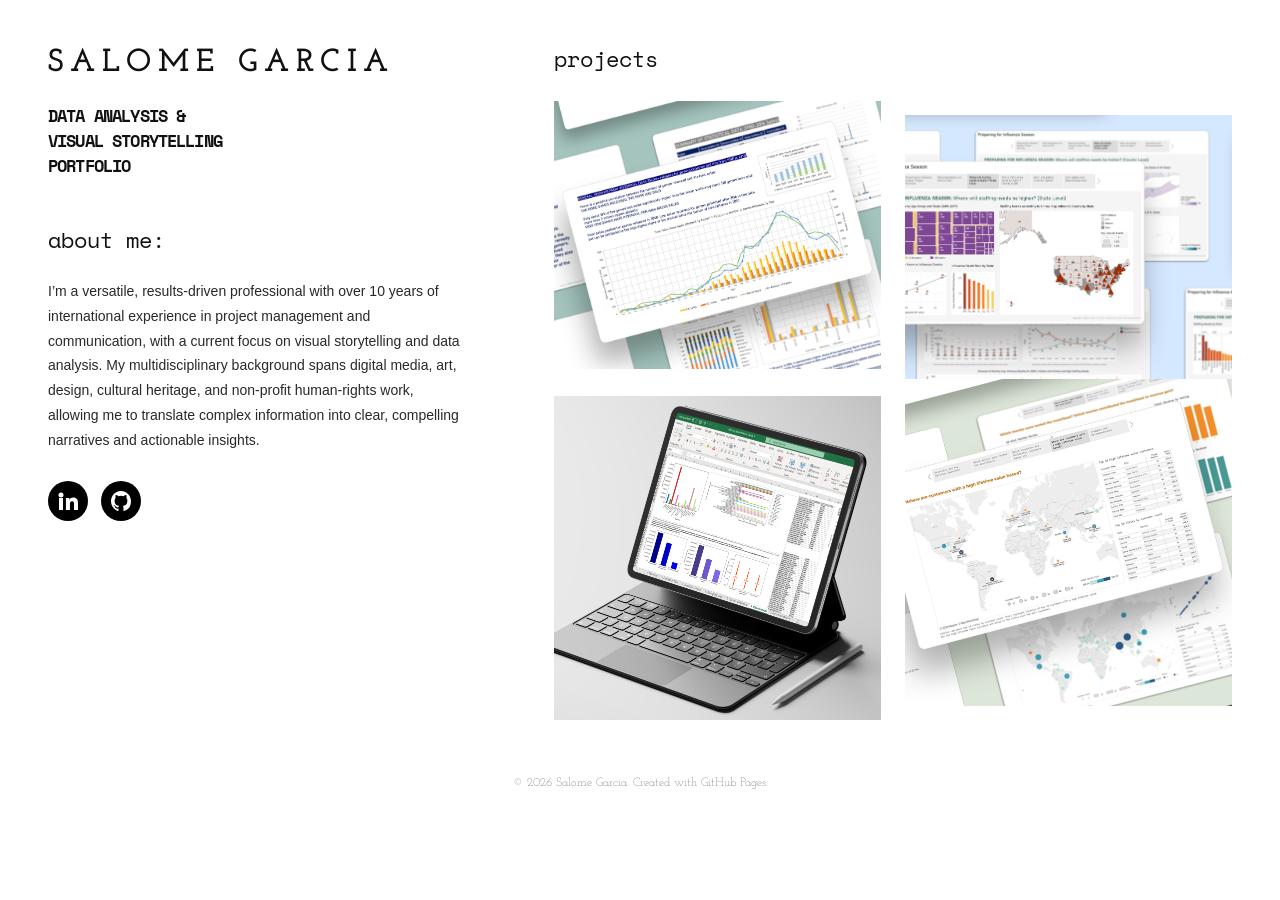
<file: index.html>
<!doctype html>
<html lang="en">
<head>
  <meta charset="utf-8">
  <meta name="viewport" content="width=device-width, initial-scale=1">

  <meta
    name="description"
    content="Salome Garcia — data analysis and visual storytelling portfolio."
  >

  <title>Salome Garcia | Data Analysis Portfolio</title>

  <link rel="preconnect" href="https://fonts.googleapis.com">
  <link rel="preconnect" href="https://fonts.gstatic.com" crossorigin>

  <link
    href="https://fonts.googleapis.com/css2?family=Josefin+Slab:wght@300;400;500;700&family=Space+Mono:wght@400;700&display=swap"
    rel="stylesheet"
  >

  <link rel="stylesheet" href="style.css">
</head>

<body>
  <main class="site-wrapper">

    <div class="portfolio-layout">

      <section class="intro-column" aria-labelledby="site-title">
        <header class="site-header">
          <h1 id="site-title">SALOME GARCIA</h1>
            <p class="tagline">
            DATA ANALYSIS &<br>
            VISUAL STORYTELLING<br>
            PORTFOLIO
          </p>

        <section class="about" aria-labelledby="about-heading">
          <h2 id="about-heading">about me:</h2>

          <p>
            I’m a versatile, results-driven professional with over 10 years of
            international experience in project management and communication,
            with a current focus on visual storytelling and data analysis. My
            multidisciplinary background spans digital media, art, design,
            cultural heritage, and non-profit human-rights work, allowing me to
            translate complex information into clear, compelling narratives and
            actionable insights.
          </p>

          <nav class="social-links" aria-label="Professional profiles">
            <a
              href="https://www.linkedin.com/in/salomegarciabacallao/"
              target="_blank"
              rel="noopener noreferrer"
              aria-label="Visit Salome Garcia on LinkedIn"
            >
              <svg viewBox="0 0 24 24" aria-hidden="true">
                <path d="M4.98 3.5a2.5 2.5 0 1 1 0 5 2.5 2.5 0 0 1 0-5ZM3 9h4v12H3V9Zm6.5 0h3.8v1.64h.05c.53-1 1.82-2.05 3.75-2.05C21.1 8.59 22 11.2 22 14.6V21h-4v-5.67c0-1.35-.03-3.1-1.89-3.1-1.9 0-2.19 1.47-2.19 3V21h-4V9Z"/>
              </svg>
            </a>

            <a
              href="https://github.com/msalomegarcia"
              target="_blank"
              rel="noopener noreferrer"
              aria-label="Visit Salome Garcia on GitHub"
            >
              <svg viewBox="0 0 24 24" aria-hidden="true">
                <path d="M12 2C6.48 2 2 6.58 2 12.23c0 4.52 2.87 8.35 6.84 9.7.5.1.68-.22.68-.49 0-.24-.01-1.04-.01-1.89-2.78.62-3.37-1.21-3.37-1.21-.45-1.19-1.11-1.51-1.11-1.51-.91-.64.07-.63.07-.63 1 .08 1.53 1.06 1.53 1.06.9 1.57 2.35 1.12 2.92.85.09-.67.35-1.12.64-1.38-2.22-.26-4.56-1.15-4.56-5.1 0-1.13.39-2.05 1.03-2.78-.1-.26-.45-1.32.1-2.76 0 0 .84-.28 2.75 1.06a9.32 9.32 0 0 1 5 0c1.9-1.34 2.74-1.06 2.74-1.06.55 1.44.2 2.5.1 2.76.65.73 1.03 1.65 1.03 2.78 0 3.96-2.35 4.83-4.58 5.08.36.33.68.96.68 1.94 0 1.4-.01 2.52-.01 2.86 0 .27.18.6.69.49A10.24 10.24 0 0 0 22 12.23C22 6.58 17.52 2 12 2Z"/>
              </svg>
            </a>
          </nav>
        </section>
      </section>

      <section class="projects-column" aria-labelledby="projects-heading">
        <h2 id="projects-heading">projects</h2>

        <div class="project-grid">

          <a
            class="project-card project-card--video-games"
            href="projects/video-games-sales.html"
          >
            <img
              src="assets/images/video-games-sales.png"
              alt="Data visualizations from the video games sales analysis project"
            >
            <span class="project-overlay">
              <span>Video Games Sales Trends Analysis</span>
            </span>
          </a>

          <a
            class="project-card project-card--healthcare"
            href="projects/healthcare-data-analysis.html"
          >
            <img
              src="assets/images/healthcare-analysis.png"
              alt="Dashboard visualizations from the healthcare data analysis project"
            >
            <span class="project-overlay">
              <span>Healthcare Data Analysis Project</span>
            </span>
          </a>

          <a
            class="project-card project-card--grocery"
            href="projects/grocery-store-analysis.html"
          >
            <img
              src="assets/images/grocery-store-analysis.png"
              alt="Tablet displaying online grocery store data analysis visualizations"
            >
            <span class="project-overlay">
              <span>Online Grocery Store Data Analysis Project</span>
            </span>
          </a>

          <a
            class="project-card project-card--global"
            href="projects/global-data-analysis.html"
          >
            <img
              src="assets/images/global-data-analysis.png"
              alt="Global data dashboard with charts, maps, and tables"
            >
            <span class="project-overlay">
              <span>Global Data Analysis Project</span>
            </span>
          </a>

        </div>
      </section>

    </div>

    <footer class="site-footer">
      <p>© 2026 Salome Garcia. Created with GitHub Pages.</p>
    </footer>

  </main>
</body>
</html>
</file>
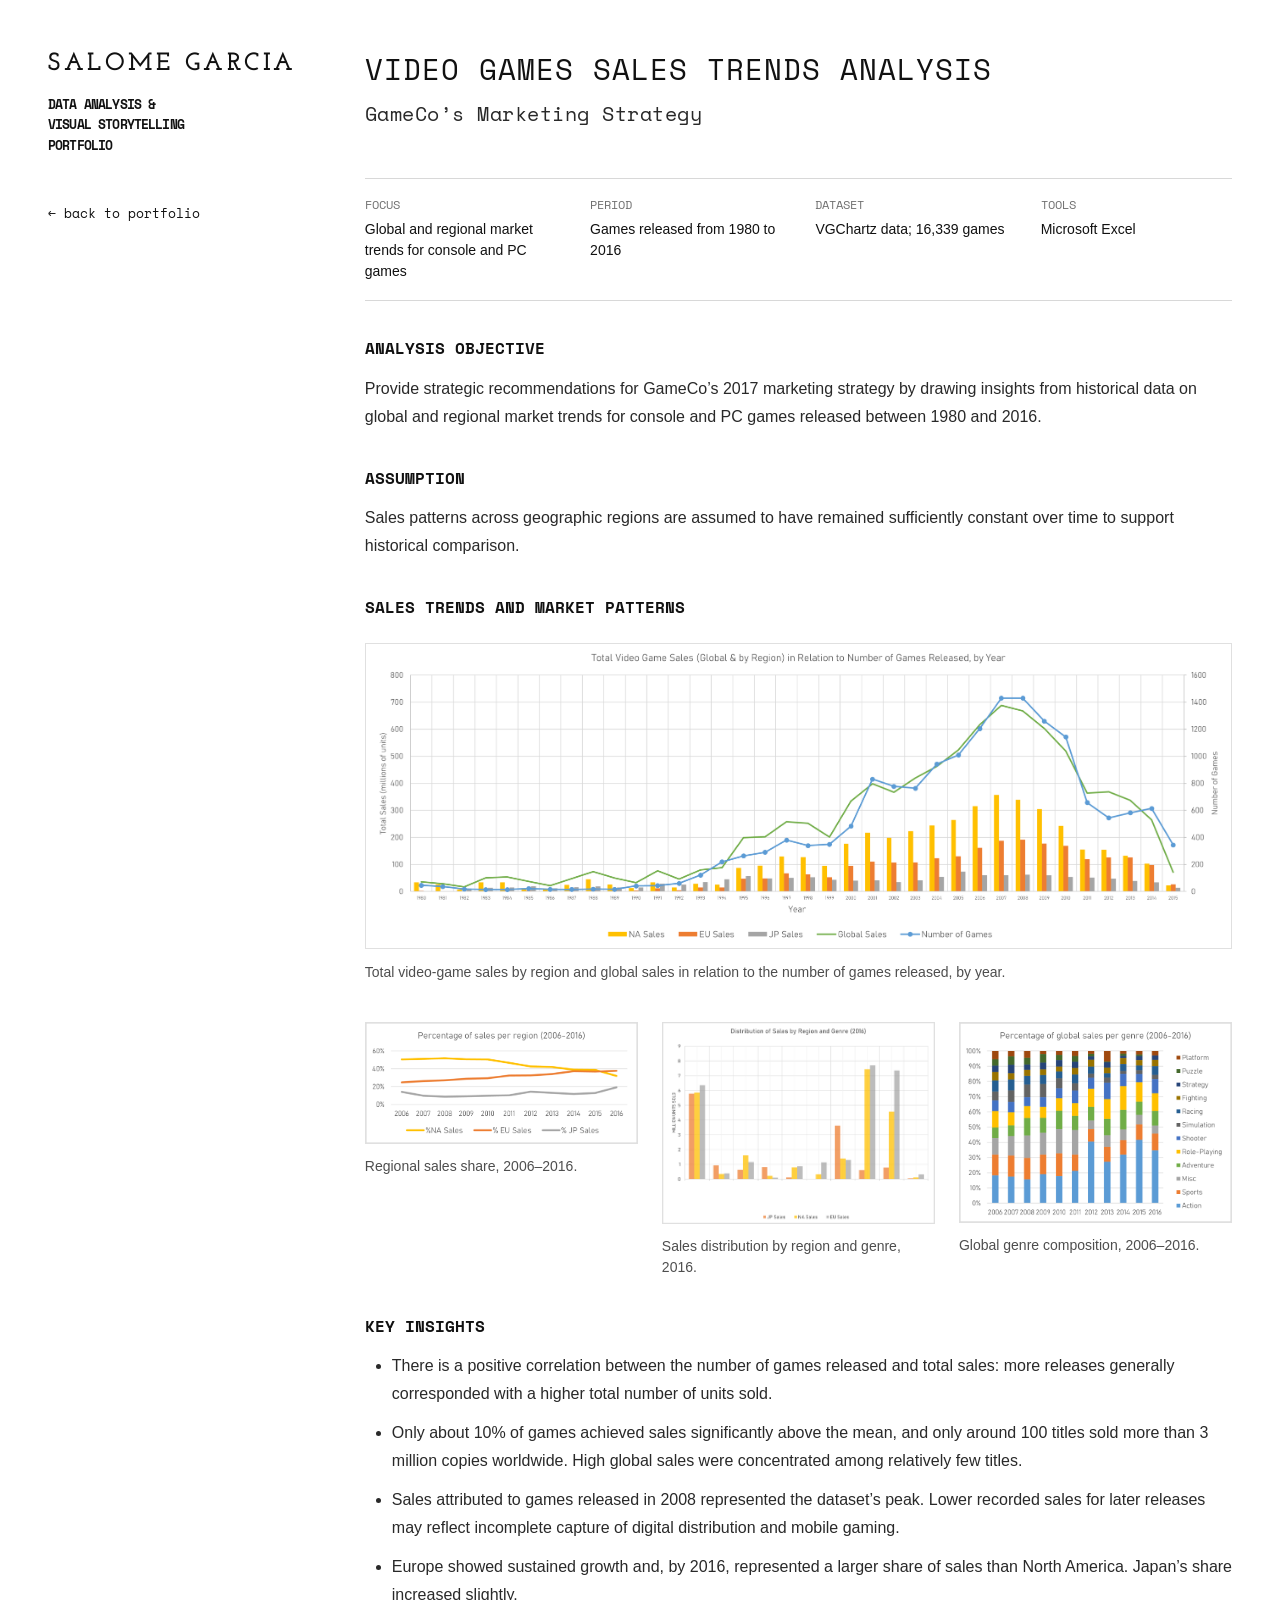
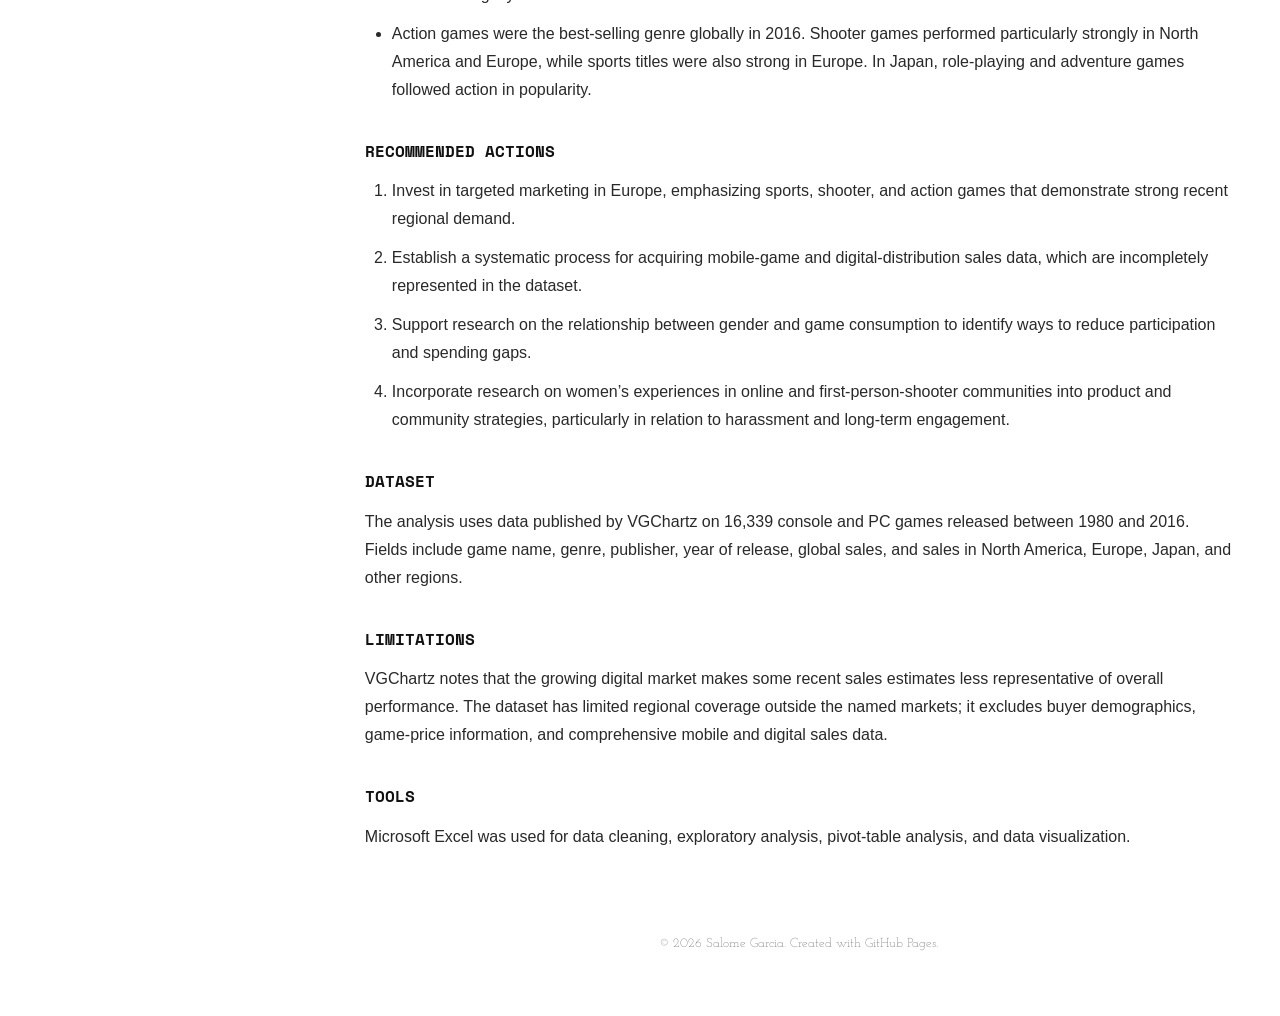
<file: projects/video-games-sales.html>
<!doctype html>
<html lang="en">
<head>
  <meta charset="utf-8">
  <meta name="viewport" content="width=device-width, initial-scale=1">

  <meta
    name="description"
    content="Video games sales trends analysis and marketing recommendations for GameCo."
  >

  <title>Video Games Sales Trends Analysis | Salome Garcia</title>

  <link rel="preconnect" href="https://fonts.googleapis.com">
  <link rel="preconnect" href="https://fonts.gstatic.com" crossorigin>

  <link
    href="https://fonts.googleapis.com/css2?family=Josefin+Slab:wght@300;400;500;700&family=Space+Mono:wght@400;700&display=swap"
    rel="stylesheet"
  >

  <link rel="stylesheet" href="../style.css">
</head>

<body class="project-body">
  <main class="project-layout">

    <aside class="project-sidebar" aria-label="Portfolio navigation">
      <a class="project-brand" href="../index.html">SALOME GARCIA</a>

      <p class="project-sidebar-tagline">
        DATA ANALYSIS &amp;<br>
        VISUAL STORYTELLING<br>
        PORTFOLIO
      </p>

      <a class="project-back-link" href="../index.html">
        ← back to portfolio
      </a>
    </aside>

    <article class="project-main">

      <header class="project-main-header">
        <h1 class="project-title">Video Games Sales Trends Analysis</h1>
        <p class="project-subtitle">GameCo’s Marketing Strategy</p>
      </header>

      <dl class="project-meta">
        <div>
          <dt>Focus</dt>
          <dd>Global and regional market trends for console and PC games</dd>
        </div>

        <div>
          <dt>Period</dt>
          <dd>Games released from 1980 to 2016</dd>
        </div>

        <div>
          <dt>Dataset</dt>
          <dd>VGChartz data; 16,339 games</dd>
        </div>

        <div>
          <dt>Tools</dt>
          <dd>Microsoft Excel</dd>
        </div>
      </dl>

      <section class="project-section">
        <h2>Analysis objective</h2>
        <p>
          Provide strategic recommendations for GameCo’s 2017 marketing strategy
          by drawing insights from historical data on global and regional market
          trends for console and PC games released between 1980 and 2016.
        </p>
      </section>

      <section class="project-section">
        <h2>Assumption</h2>
        <p>
          Sales patterns across geographic regions are assumed to have remained
          sufficiently constant over time to support historical comparison.
        </p>
      </section>

      <section class="project-section project-section--visuals">
        <h2>Sales trends and market patterns</h2>

        <figure class="project-visual project-visual--primary">
          <img
            src="../assets/images/projects/video-games/sales-and-releases-by-year.png"
            alt="Combined bar and line chart showing North American, European, and Japanese video game sales, global sales, and number of games released from 1980 through 2015"
          >
          <figcaption>
            Total video-game sales by region and global sales in relation to the
            number of games released, by year.
          </figcaption>
        </figure>

        <div class="project-visual-grid">

          <figure class="project-visual project-visual--supporting">
            <img
              src="../assets/images/projects/video-games/regional-sales-share-2006-2016.png"
              alt="Line chart showing the percentage of video game sales in North America, Europe, and Japan from 2006 through 2016"
            >
            <figcaption>
              Regional sales share, 2006–2016.
            </figcaption>
          </figure>

          <figure class="project-visual project-visual--supporting">
            <img
              src="../assets/images/projects/video-games/regional-genre-sales-2016.png"
              alt="Bar chart comparing 2016 video game sales by genre in Japan, North America, and Europe"
            >
            <figcaption>
              Sales distribution by region and genre, 2016.
            </figcaption>
          </figure>

          <figure class="project-visual project-visual--supporting">
            <img
              src="../assets/images/projects/video-games/global-genre-sales-share-2006-2016.png"
              alt="Stacked bar chart showing the percentage of global video game sales by genre from 2006 through 2016"
            >
            <figcaption>
              Global genre composition, 2006–2016.
            </figcaption>
          </figure>

        </div>
      </section>

      <section class="project-section">
        <h2>Key insights</h2>

        <ul>
          <li>
            There is a positive correlation between the number of games released
            and total sales: more releases generally corresponded with a higher
            total number of units sold.
          </li>

          <li>
            Only about 10% of games achieved sales significantly above the mean,
            and only around 100 titles sold more than 3 million copies worldwide.
            High global sales were concentrated among relatively few titles.
          </li>

          <li>
            Sales attributed to games released in 2008 represented the dataset’s
            peak. Lower recorded sales for later releases may reflect incomplete
            capture of digital distribution and mobile gaming.
          </li>

          <li>
            Europe showed sustained growth and, by 2016, represented a larger
            share of sales than North America. Japan’s share increased slightly.
          </li>

          <li>
            Action games were the best-selling genre globally in 2016. Shooter
            games performed particularly strongly in North America and Europe,
            while sports titles were also strong in Europe. In Japan,
            role-playing and adventure games followed action in popularity.
          </li>
        </ul>
      </section>

      <section class="project-section">
        <h2>Recommended actions</h2>

        <ol>
          <li>
            Invest in targeted marketing in Europe, emphasizing sports, shooter,
            and action games that demonstrate strong recent regional demand.
          </li>

          <li>
            Establish a systematic process for acquiring mobile-game and
            digital-distribution sales data, which are incompletely represented
            in the dataset.
          </li>

          <li>
            Support research on the relationship between gender and game
            consumption to identify ways to reduce participation and spending
            gaps.
          </li>

          <li>
            Incorporate research on women’s experiences in online and
            first-person-shooter communities into product and community
            strategies, particularly in relation to harassment and long-term
            engagement.
          </li>
        </ol>
      </section>

      <section class="project-section">
        <h2>Dataset</h2>
        <p>
          The analysis uses data published by VGChartz on 16,339 console and PC
          games released between 1980 and 2016. Fields include game name, genre,
          publisher, year of release, global sales, and sales in North America,
          Europe, Japan, and other regions.
        </p>
      </section>

      <section class="project-section">
        <h2>Limitations</h2>
        <p>
          VGChartz notes that the growing digital market makes some recent sales
          estimates less representative of overall performance. The dataset has
          limited regional coverage outside the named markets; it excludes buyer
          demographics, game-price information, and comprehensive mobile and
          digital sales data.
        </p>
      </section>

      <section class="project-section">
        <h2>Tools</h2>
        <p>
          Microsoft Excel was used for data cleaning, exploratory analysis,
          pivot-table analysis, and data visualization.
        </p>
      </section>

      <footer class="project-main-footer">
        © 2026 Salome Garcia. Created with GitHub Pages.
      </footer>

    </article>

  </main>
</body>
</html>
</file>
<file: style.css>
:root {
  --ink: #111111;
  --body-text: #292929;
  --muted-text: #707070;
  --page-background: #ffffff;

  --page-width: 1440px;
  --column-gap: clamp(56px, 7vw, 125px);
  --grid-gap: 24px;

  --font-display: "Josefin Slab", Georgia, serif;
  --font-mono: "Space Mono", "Courier New", monospace;
  --font-body: Helvetica, Arial, sans-serif;
}

* {
  box-sizing: border-box;
}

html {
  scroll-behavior: smooth;
}

body {
  margin: 0;
  color: var(--body-text);
  background: var(--page-background);
  font-family: var(--font-body);
  font-size: 16px;
  font-weight: 400;
  line-height: 1.65;
}

.site-wrapper {
  width: min(var(--page-width), calc(100% - 96px));
  margin: 0 auto;
  padding: clamp(28px, 3.5vw, 56px) 0 42px;
}

/* Desktop layout: introduction on left, projects on right */

.portfolio-layout {
  display: grid;
  grid-template-columns: minmax(300px, 0.83fr) minmax(570px, 1.35fr);
  align-items: start;
  column-gap: var(--column-gap);
}

/* Left introduction column */

.intro-column {
  min-width: 0;
  padding-top: 2px;
}

.site-header {
  margin: 0;
}

.site-header h1 {
  margin: 0;
  color: var(--ink);
  font-family: var(--font-display);
  font-size: clamp(28px, 2.5vw, 44px);
  font-weight: 700;
  letter-spacing: clamp(4px, 0.55vw, 7px);
  line-height: 1.05;
  white-space: nowrap;
}

.tagline {
  margin: 24px 0 0;
  color: var(--ink);
  font-family: var(--font-mono);
  font-size: clamp(17px, 1.25vw, 21px);
  font-weight: 700;
  letter-spacing: -0.85px;
  line-height: 1.45;
}

/* About section */

.about {
  margin-top: 48px;
}

.about h2,
.projects-column > h2 {
  margin: 0;
  color: var(--ink);
  font-family: var(--font-mono);
  font-size: clamp(20px, 1.7vw, 26px);
  font-weight: 400;
  letter-spacing: 0;
  line-height: 1.35;
}

.about p {
  max-width: 470px;
  margin: 23px 0 0;
  color: var(--body-text);
  font-family: var(--font-body);
  font-size: clamp(14px, 1.05vw, 16px);
  font-weight: 400;
  letter-spacing: 0;
  line-height: 1.78;
}

/* Social icons */

.social-links {
  display: flex;
  gap: 13px;
  margin-top: 28px;
}

.social-links a {
  display: inline-flex;
  width: 40px;
  height: 40px;
  align-items: center;
  justify-content: center;
  border-radius: 50%;
  background: #000000;
  transition: opacity 160ms ease, transform 160ms ease;
}

.social-links a:hover,
.social-links a:focus-visible {
  opacity: 0.72;
  outline: none;
  transform: translateY(-3px);
}

.social-links svg {
  width: 24px;
  height: 24px;
  fill: #ffffff;
}

/* Right projects column */

.projects-column {
  min-width: 0;
}

.projects-column > h2 {
  margin-bottom: 27px;
  font-size: clamp(20px, 1.7vw, 26px);
  text-align: left;
}

/* Irregular two-column project mosaic */

.project-grid {
  display: grid;
  grid-template-columns: repeat(2, minmax(0, 1fr));
  grid-template-rows: minmax(260px, 1fr) minmax(310px, 1.22fr);
  gap: var(--grid-gap);
}

.project-card {
  position: relative;
  display: block;
  min-width: 0;
  overflow: hidden;
  background: #eeeeee;
  color: var(--ink);
  text-decoration: none;
}

.project-card--video-games {
  grid-column: 1;
  grid-row: 1;
}

.project-card--healthcare {
  grid-column: 2;
  grid-row: 1;
  margin-top: 14px;
  margin-bottom: -14px;
}

.project-card--grocery {
  grid-column: 1;
  grid-row: 2;
  margin-top: 3px;
}

.project-card--global {
  grid-column: 2;
  grid-row: 2;
  margin-top: -14px;
  margin-bottom: 14px;
}

.project-card img {
  display: block;
  width: 100%;
  height: 100%;
  object-fit: cover;
  transition: filter 260ms ease, transform 260ms ease;
}

.project-overlay {
  position: absolute;
  inset: 0;
  display: flex;
  align-items: center;
  justify-content: center;
  padding: 28px;
  background: rgba(255, 255, 255, 0.76);
  opacity: 0;
  text-align: center;
  transition: opacity 250ms ease;
}

.project-overlay span {
  max-width: 300px;
  color: #111111;
  font-family: var(--font-mono);
  font-size: clamp(10px, 0.85vw, 13px);
  font-weight: 700;
  letter-spacing: -0.45px;
  line-height: 1.4;
  text-transform: uppercase;
}

.project-card:hover .project-overlay,
.project-card:focus-visible .project-overlay {
  opacity: 1;
}

.project-card:hover img,
.project-card:focus-visible img {
  filter: brightness(1.06);
  transform: scale(1.025);
}

/* Footer */

.site-footer {
  margin-top: 55px;
  text-align: center;
}

.site-footer p {
  margin: 0;
  color: var(--muted-text);
  font-family: var(--font-display);
  font-size: 12px;
  font-weight: 300;
  line-height: 1.4;
}

/* Medium desktop and laptop */

@media (max-width: 1100px) {
  .site-wrapper {
    width: min(100% - 64px, 1000px);
    padding-top: 58px;
  }

  .portfolio-layout {
    grid-template-columns: minmax(240px, 0.8fr) minmax(0, 1.2fr);
    column-gap: 44px;
  }

  .site-header {
    margin-bottom: 64px;
  }

  .site-header h1 {
    font-size: 30px;
    letter-spacing: 4.5px;
    white-space: nowrap;
  }

  .tagline {
    margin-top: 8px;
    font-size: 16px;
    line-height: 1.48;
  }

  .about p {
    font-size: 15px;
  }

  .project-grid {
    grid-template-rows: 27vw 33vw;
    gap: 19px;
  }
}

/* Tablet: stack introduction above projects */

@media (max-width: 780px) {
  .site-wrapper {
    width: min(100% - 48px, 660px);
    padding: 44px 0 40px;
  }

  .portfolio-layout {
    grid-template-columns: 1fr;
    row-gap: 58px;
  }

  .intro-column {
    max-width: 620px;
  }

  .site-header {
    margin-bottom: 60px;
  }

  .site-header h1 {
    font-size: 34px;
    letter-spacing: 5.5px;
    white-space: nowrap;
  }

  .tagline {
    margin-top: 9px;
    font-size: 17px;
    line-height: 1.48;
  }

  .about p {
    max-width: 610px;
  }

  .projects-column > h2 {
    margin-bottom: 23px;
  }

  .project-grid {
    grid-template-rows: 34vw 42vw;
    gap: 22px;
  }

  .project-card--healthcare {
    margin-top: 11px;
    margin-bottom: -11px;
  }

  .project-card--grocery {
    margin-top: 2px;
  }

  .project-card--global {
    margin-top: -11px;
    margin-bottom: 11px;
  }

  .project-overlay {
    opacity: 1;
    background: rgba(255, 255, 255, 0.64);
  }
}

/* Narrow mobile: one project card per row */

@media (max-width: 520px) {
  .site-wrapper {
    width: min(100% - 32px, 480px);
    padding: 30px 0 34px;
  }

  .portfolio-layout {
    row-gap: 44px;
  }

  .site-header {
    margin-bottom: 50px;
  }

  .site-header h1 {
    font-size: clamp(22px, 7.2vw, 28px);
    letter-spacing: clamp(3px, 1vw, 4.5px);
    white-space: nowrap;
  }

  .tagline {
    margin-top: 8px;
    font-size: clamp(13px, 4vw, 16px);
    letter-spacing: -0.25px;
    line-height: 1.5;
  }

  .about h2,
  .projects-column > h2 {
    font-size: 18px;
  }

  .about p {
    margin-top: 18px;
    font-size: 15px;
    line-height: 1.75;
  }

  .social-links {
    margin-top: 23px;
  }

  .project-grid {
    grid-template-columns: 1fr;
    grid-template-rows: none;
    gap: 22px;
  }

  .project-card {
    grid-column: auto;
    grid-row: auto;
    min-height: 245px;
    margin: 0;
    aspect-ratio: 1.35 / 1;
  }

  .project-overlay {
    padding: 28px;
  }

  .project-overlay span {
    font-size: 11px;
  }

  .site-footer {
    margin-top: 38px;
  }

  .site-footer p {
    font-size: 11px;
  }
}

/* =========================================================
   PROJECT PAGES
   LEFT SIDEBAR + WIDE RESEARCH COLUMN
   ========================================================= */

.project-body {
  background: var(--page-background);
}

.project-layout {
  display: grid;
  grid-template-columns: 240px minmax(0, 1fr);
  gap: clamp(52px, 6vw, 112px);
  width: min(1540px, calc(100% - 96px));
  min-height: 100vh;
  margin: 0 auto;
  padding: 50px 0 62px;
}

/* Left sidebar */

.project-sidebar {
  position: sticky;
  top: 50px;
  align-self: start;
  min-width: 0;
}

.project-brand {
  display: block;
  color: var(--ink);
  font-family: var(--font-display);
  font-size: 25px;
  font-weight: 700;
  letter-spacing: 3.5px;
  line-height: 1.1;
  text-decoration: none;
  white-space: nowrap;
}

.project-sidebar-tagline {
  margin: 16px 0 0;
  color: var(--ink);
  font-family: var(--font-mono);
  font-size: 13px;
  font-weight: 700;
  letter-spacing: -0.85px;
  line-height: 1.6;
}

.project-back-link {
  display: inline-block;
  margin-top: 48px;
  color: var(--ink);
  font-family: var(--font-mono);
  font-size: 13px;
  font-weight: 400;
  line-height: 1.4;
  text-decoration: none;
}

.project-back-link:hover,
.project-back-link:focus-visible {
  text-decoration: underline;
  text-underline-offset: 4px;
}

/* Right project-content column */

.project-main {
  min-width: 0;
  max-width: 1140px;
}

.project-main-header {
  min-height: 92px;
  margin: 0 0 36px;
}

.project-title {
  max-width: 970px;
  margin: 0;
  color: var(--ink);
  font-family: var(--font-mono);
  font-size: clamp(25px, 2.25vw, 34px);
  font-weight: 400;
  letter-spacing: 1px;
  line-height: 1.32;
  text-transform: uppercase;
}

.project-subtitle {
  margin: 11px 0 0;
  color: var(--body-text);
  font-family: var(--font-mono);
  font-size: clamp(17px, 1.6vw, 22px);
  font-weight: 400;
  letter-spacing: 0.5px;
  line-height: 1.42;
}

/* Project metadata */

.project-main .project-meta {
  display: grid;
  grid-template-columns: repeat(4, minmax(0, 1fr));
  gap: 24px 34px;
  margin: 0;
  padding: 18px 0;
  border-top: 1px solid #d8d8d8;
  border-bottom: 1px solid #d8d8d8;
}

.project-main .project-meta div {
  min-width: 0;
}

.project-main .project-meta dt {
  margin: 0 0 6px;
  color: var(--muted-text);
  font-family: var(--font-mono);
  font-size: 12px;
  font-weight: 400;
  line-height: 1.35;
  text-transform: uppercase;
}

.project-main .project-meta dd {
  margin: 0;
  color: var(--ink);
  font-family: var(--font-body);
  font-size: 14px;
  font-weight: 400;
  line-height: 1.5;
}

/* General text sections */

.project-main .project-section {
  margin-top: 36px;
}

.project-main .project-section:first-of-type {
  margin-top: 36px;
}

.project-main .project-section h2 {
  margin: 0 0 15px;
  color: var(--ink);
  font-family: var(--font-mono);
  font-size: 16px;
  font-weight: 700;
  letter-spacing: 0;
  line-height: 1.4;
  text-transform: uppercase;
}

.project-main .project-section p,
.project-main .project-section li {
  color: var(--body-text);
  font-family: var(--font-body);
  font-size: 16px;
  font-weight: 400;
  line-height: 1.75;
}

.project-main .project-section p {
  margin: 0;
}

.project-main .project-section ul,
.project-main .project-section ol {
  margin: 0;
  padding-left: 27px;
}

.project-main .project-section li + li {
  margin-top: 11px;
}

/* Video Games project charts */

.project-main .project-section--visuals {
  margin-top: 36px;
}

.project-main .project-visual {
  margin: 0;
}

.project-main .project-visual--primary {
  margin-top: 25px;
}

.project-main .project-visual img {
  display: block;
  width: 100%;
  height: auto;
  border: 1px solid #e0e0e0;
}

.project-main .project-visual figcaption {
  margin-top: 13px;
  color: #4e4e4e;
  font-family: var(--font-body);
  font-size: 14px;
  font-weight: 400;
  line-height: 1.55;
}

.project-main .project-visual-grid {
  display: grid;
  grid-template-columns: repeat(3, minmax(0, 1fr));
  gap: 24px;
  margin-top: 38px;
  align-items: start;
}

.project-main .project-visual--supporting figcaption {
  margin-top: 12px;
  font-size: 14px;
  line-height: 1.52;
}

/* Footer */

.project-main-footer {
  margin-top: 82px;
  color: var(--muted-text);
  font-family: var(--font-display);
  font-size: 13px;
  font-weight: 300;
  text-align: center;
}

/* Laptop */

@media (max-width: 1050px) {
  .project-layout {
    grid-template-columns: 210px minmax(0, 1fr);
    gap: 44px;
    width: min(100% - 64px, 1100px);
    padding-top: 42px;
  }

  .project-sidebar {
    top: 42px;
  }

  .project-brand {
    font-size: 22px;
    letter-spacing: 3px;
  }

  .project-sidebar-tagline {
    font-size: 12px;
  }

  .project-main .project-meta {
    grid-template-columns: repeat(2, minmax(0, 1fr));
  }

  .project-main .project-section p,
  .project-main .project-section li {
    font-size: 15px;
  }

  .project-main .project-visual-grid {
    gap: 18px;
  }
}

/* Tablet: sidebar becomes top header */

@media (max-width: 760px) {
  .project-layout {
    display: block;
    width: min(100% - 44px, 700px);
    padding: 34px 0 52px;
  }

  .project-sidebar {
    position: static;
    margin-bottom: 48px;
  }

  .project-brand {
    font-size: 27px;
    letter-spacing: 4px;
  }

  .project-sidebar-tagline {
    margin-top: 10px;
    font-size: 13px;
    line-height: 1.5;
  }

  .project-back-link {
    margin-top: 25px;
    font-size: 13px;
  }

  .project-main-header {
    min-height: 0;
    margin-bottom: 36px;
  }

  .project-title {
    font-size: 27px;
  }

  .project-subtitle {
    font-size: 19px;
  }

  .project-main .project-section h2 {
    font-size: 16px;
  }

  .project-main .project-section p,
  .project-main .project-section li {
    font-size: 16px;
  }

  .project-main .project-visual-grid {
    grid-template-columns: 1fr;
    gap: 30px;
  }

  .project-main .project-visual figcaption,
  .project-main .project-visual--supporting figcaption {
    font-size: 16px;
  }
}

/* Narrow mobile */

@media (max-width: 480px) {
  .project-layout {
    width: min(100% - 32px, 480px);
    padding: 26px 0 44px;
  }

  .project-sidebar {
    margin-bottom: 40px;
  }

  .project-brand {
    font-size: 22px;
    letter-spacing: 3px;
  }

  .project-sidebar-tagline {
    font-size: 12px;
  }

  .project-title {
    font-size: 21px;
    letter-spacing: 0.2px;
    line-height: 1.38;
  }

  .project-subtitle {
    font-size: 16px;
  }

  .project-main .project-meta {
    grid-template-columns: 1fr;
    gap: 14px;
  }

  .project-main .project-meta dt {
    font-size: 10px;
  }

  .project-main .project-meta dd {
    font-size: 14px;
  }

  .project-main .project-section {
    margin-top: 34px;
  }

  .project-main .project-section h2 {
    font-size: 14px;
  }

  .project-main .project-section p,
  .project-main .project-section li {
    font-size: 15px;
    line-height: 1.72;
  }

  .project-main .project-visual figcaption,
  .project-main .project-visual--supporting figcaption {
    font-size: 15px;
  }

  .project-main-footer {
    margin-top: 60px;
    font-size: 12px;
  }
}
</file>
